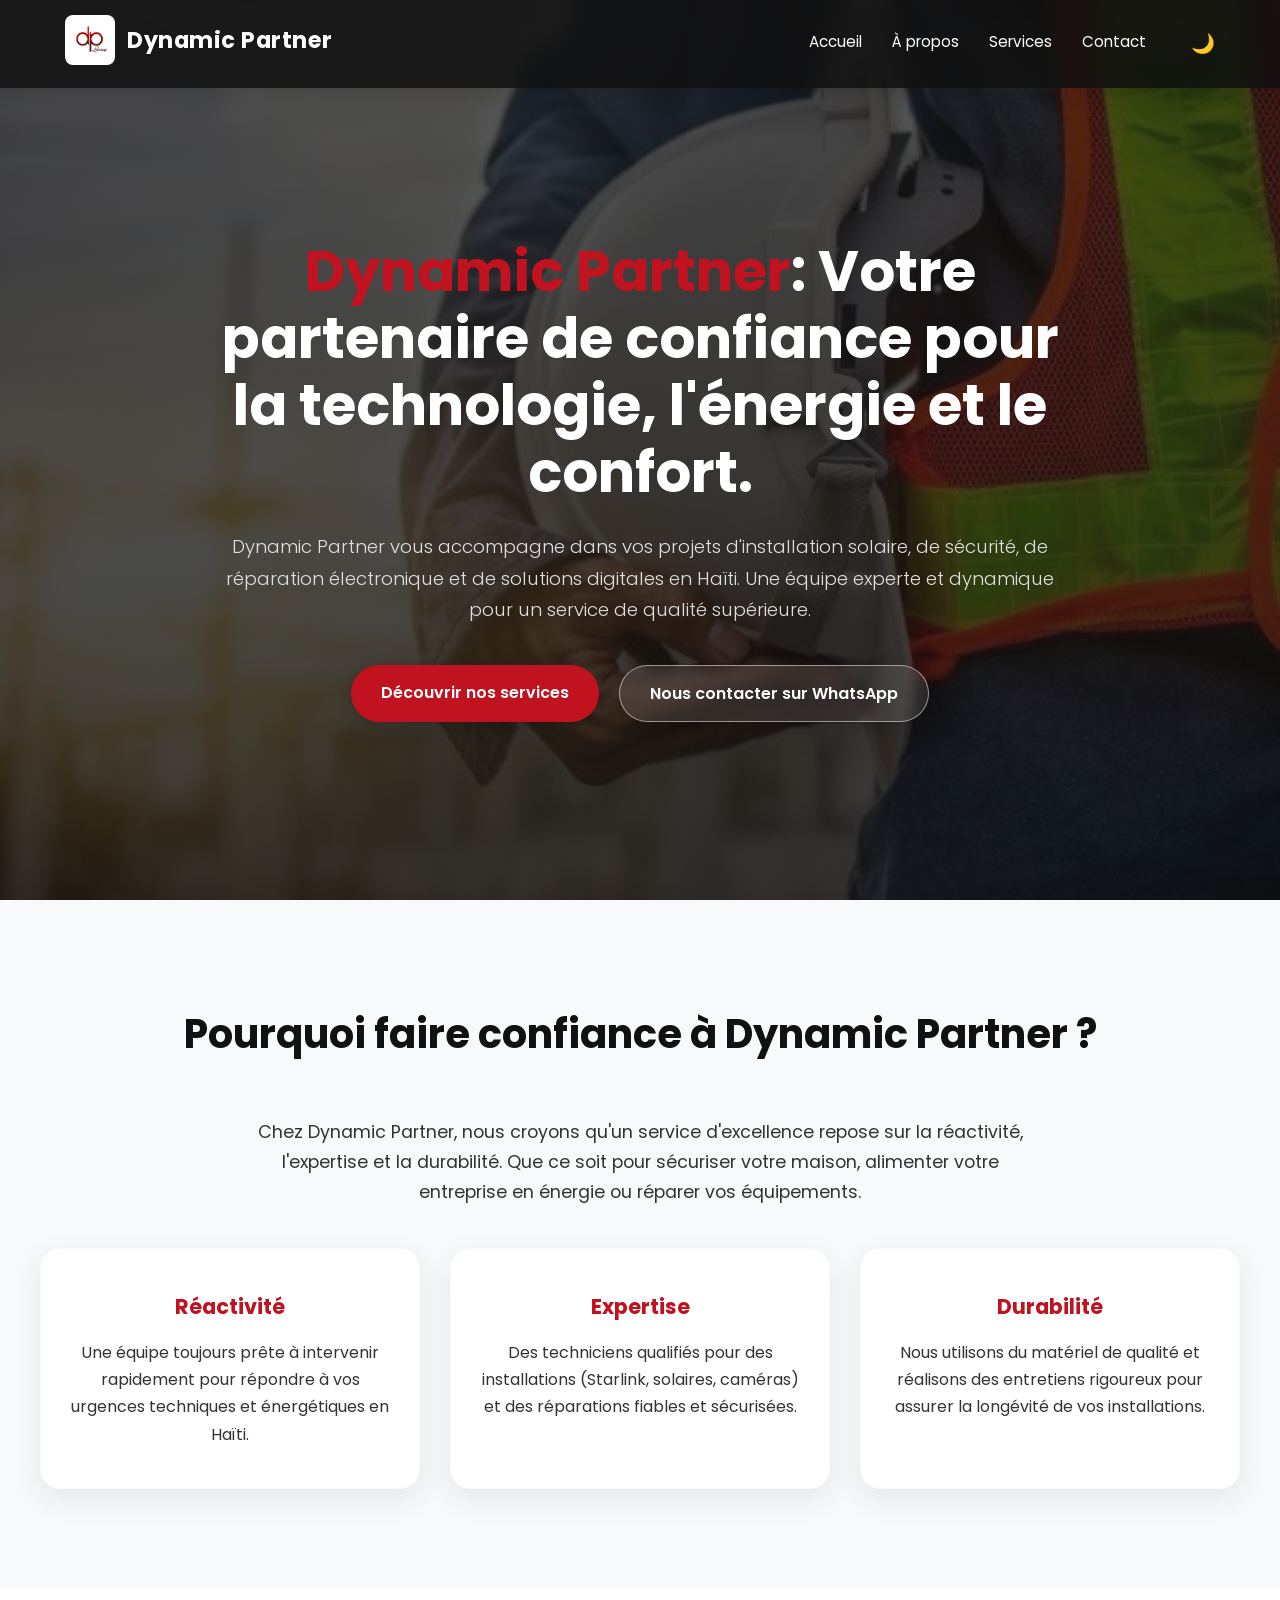
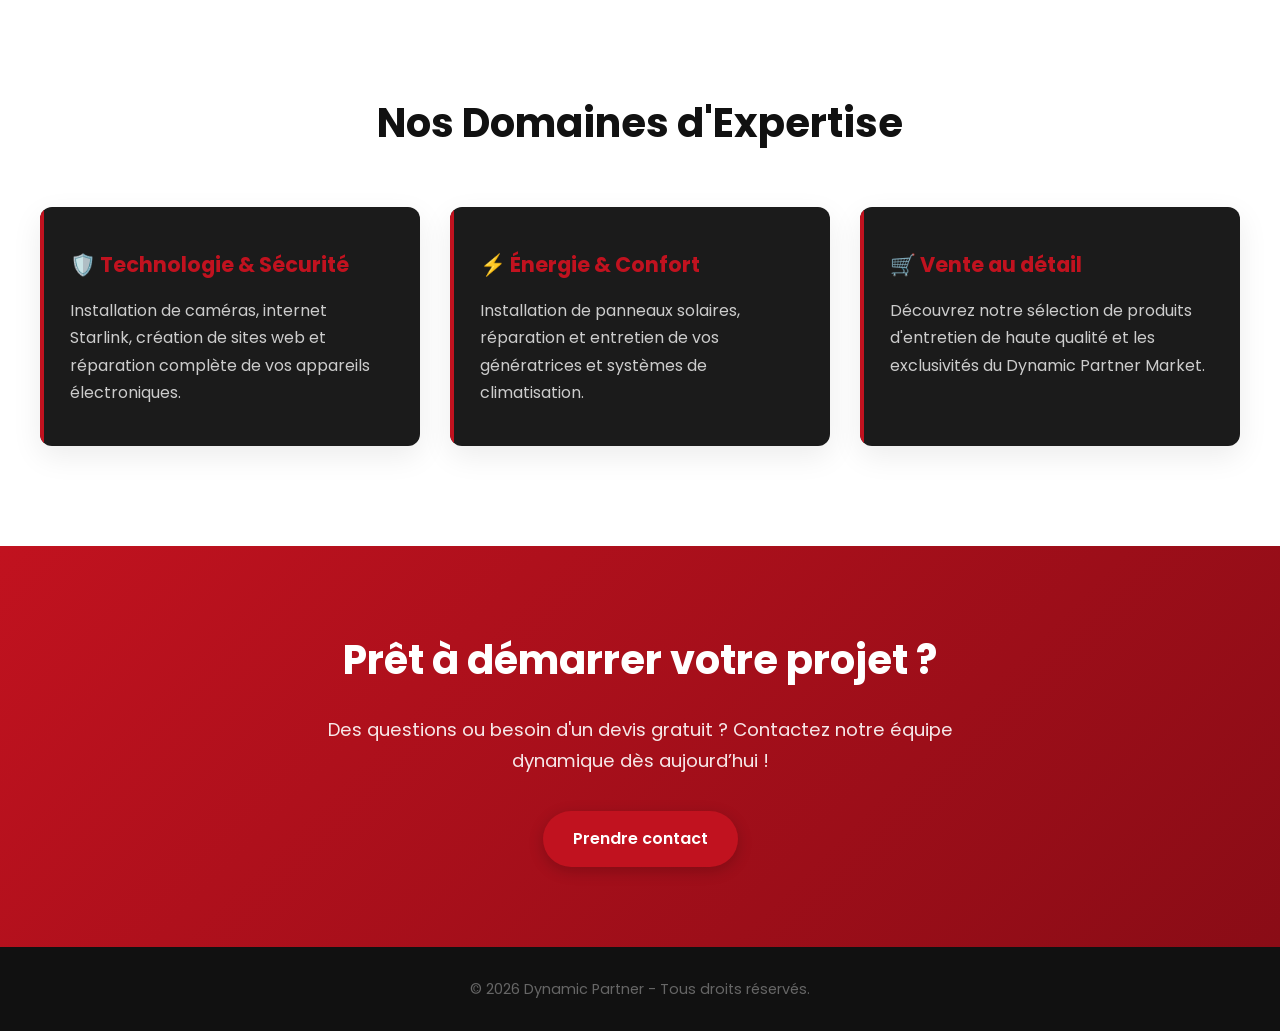
<file: Mon Projet/index.html>
<!DOCTYPE html>
<html lang="fr">
<head>
    <meta charset="UTF-8">
    <meta name="viewport" content="width=device-width, initial-scale=1.0">
    <title>Dynamic Partner | Accueil</title>
    <link rel="stylesheet" href="css/style.css?v=1.4">
    
</head>

<body>

  <header>
    <nav class="navbar">
        <div class="logo">
            <a href="index.html">
                <img src="images/dp group.png" alt="Logo Dynamic Partner">
                <span>Dynamic Partner</span>
            </a>
        </div>
        
        <div class="hamburger">
            <span></span>
            <span></span>
            <span></span>
        </div>

       <ul class="nav-links">
              <li><a href="index.html">Accueil</a></li>
             <li><a href="a-propos.html">À propos</a></li>
             <li><a href="services.html">Services</a></li>
             <li><a href="contact.html">Contact</a></li>
             <li id="dark-mode-toggle" style="cursor: pointer; font-size: 1.2rem; margin-left: 15px;" title="Activer le mode sombre">🌙</li>
       </ul>
    </nav>
</header>

    <main>
        <section class="hero">
            <div class="hero-text">
                <h1><span class="hero-brand">Dynamic Partner</span>: Votre partenaire de confiance pour la technologie, l'énergie et le confort.</h1>
                <p>
                    Dynamic Partner vous accompagne dans vos projets d'installation solaire, de sécurité, de réparation électronique et de solutions digitales en Haïti. Une équipe experte et dynamique pour un service de qualité supérieure.
                </p>
                <div class="hero-buttons">
                    <a href="services.html" class="btn btn-primary">Découvrir nos services</a>
                    <a href="https://wa.me/50947221051" class="btn btn-secondary">Nous contacter sur WhatsApp</a>
                </div>
            </div>
        </section>

        <section class="features">
            <h2>Pourquoi faire confiance à Dynamic Partner ?</h2>
            <p style="text-align: center; max-width: 800px; margin: 0 auto 40px; font-size: 1.1rem;">
                Chez Dynamic Partner, nous croyons qu'un service d'excellence repose sur la réactivité, l'expertise et la durabilité. Que ce soit pour sécuriser votre maison, alimenter votre entreprise en énergie ou réparer vos équipements.
            </p>
            <div class="feature-container">
                <div class="feature-card">
                    <h3>Réactivité</h3>
                    <p>
                        Une équipe toujours prête à intervenir rapidement pour répondre à vos urgences techniques et énergétiques en Haïti.
                    </p>
                </div>

                <div class="feature-card">
                    <h3>Expertise</h3>
                    <p>
                        Des techniciens qualifiés pour des installations (Starlink, solaires, caméras) et des réparations fiables et sécurisées.
                    </p>
                </div>

                <div class="feature-card">
                    <h3>Durabilité</h3>
                    <p>
                        Nous utilisons du matériel de qualité et réalisons des entretiens rigoureux pour assurer la longévité de vos installations.
                    </p>
                </div>
            </div>
        </section>

        <section class="preview-services">
            <h2>Nos Domaines d'Expertise</h2>
            <div class="service-preview-container">
                <div class="service-box">
                    <h3>🛡️ Technologie & Sécurité</h3>
                    <p>
                        Installation de caméras, internet Starlink, création de sites web et réparation complète de vos appareils électroniques.
                    </p>
                </div>

                <div class="service-box">
                    <h3>⚡ Énergie & Confort</h3>
                    <p>
                        Installation de panneaux solaires, réparation et entretien de vos génératrices et systèmes de climatisation.
                    </p>
                </div>

                <div class="service-box">
                    <h3>🛒 Vente au détail</h3>
                    <p>
                        Découvrez notre sélection de produits d'entretien de haute qualité et les exclusivités du Dynamic Partner Market.
                    </p>
                </div>
            </div>
        </section>

        <section class="cta">
            <h2>Prêt à démarrer votre projet ?</h2>
            <p>
                Des questions ou besoin d'un devis gratuit ? Contactez notre équipe dynamique dès aujourd’hui !
            </p>
            <a href="contact.html" class="btn btn-primary">Prendre contact</a>
        </section>
    </main>

    <footer>
        <p>&copy; 2026 Dynamic Partner - Tous droits réservés.</p>
    </footer>

    <script src="js/script.js"></script>

</body>
</html>
</file>
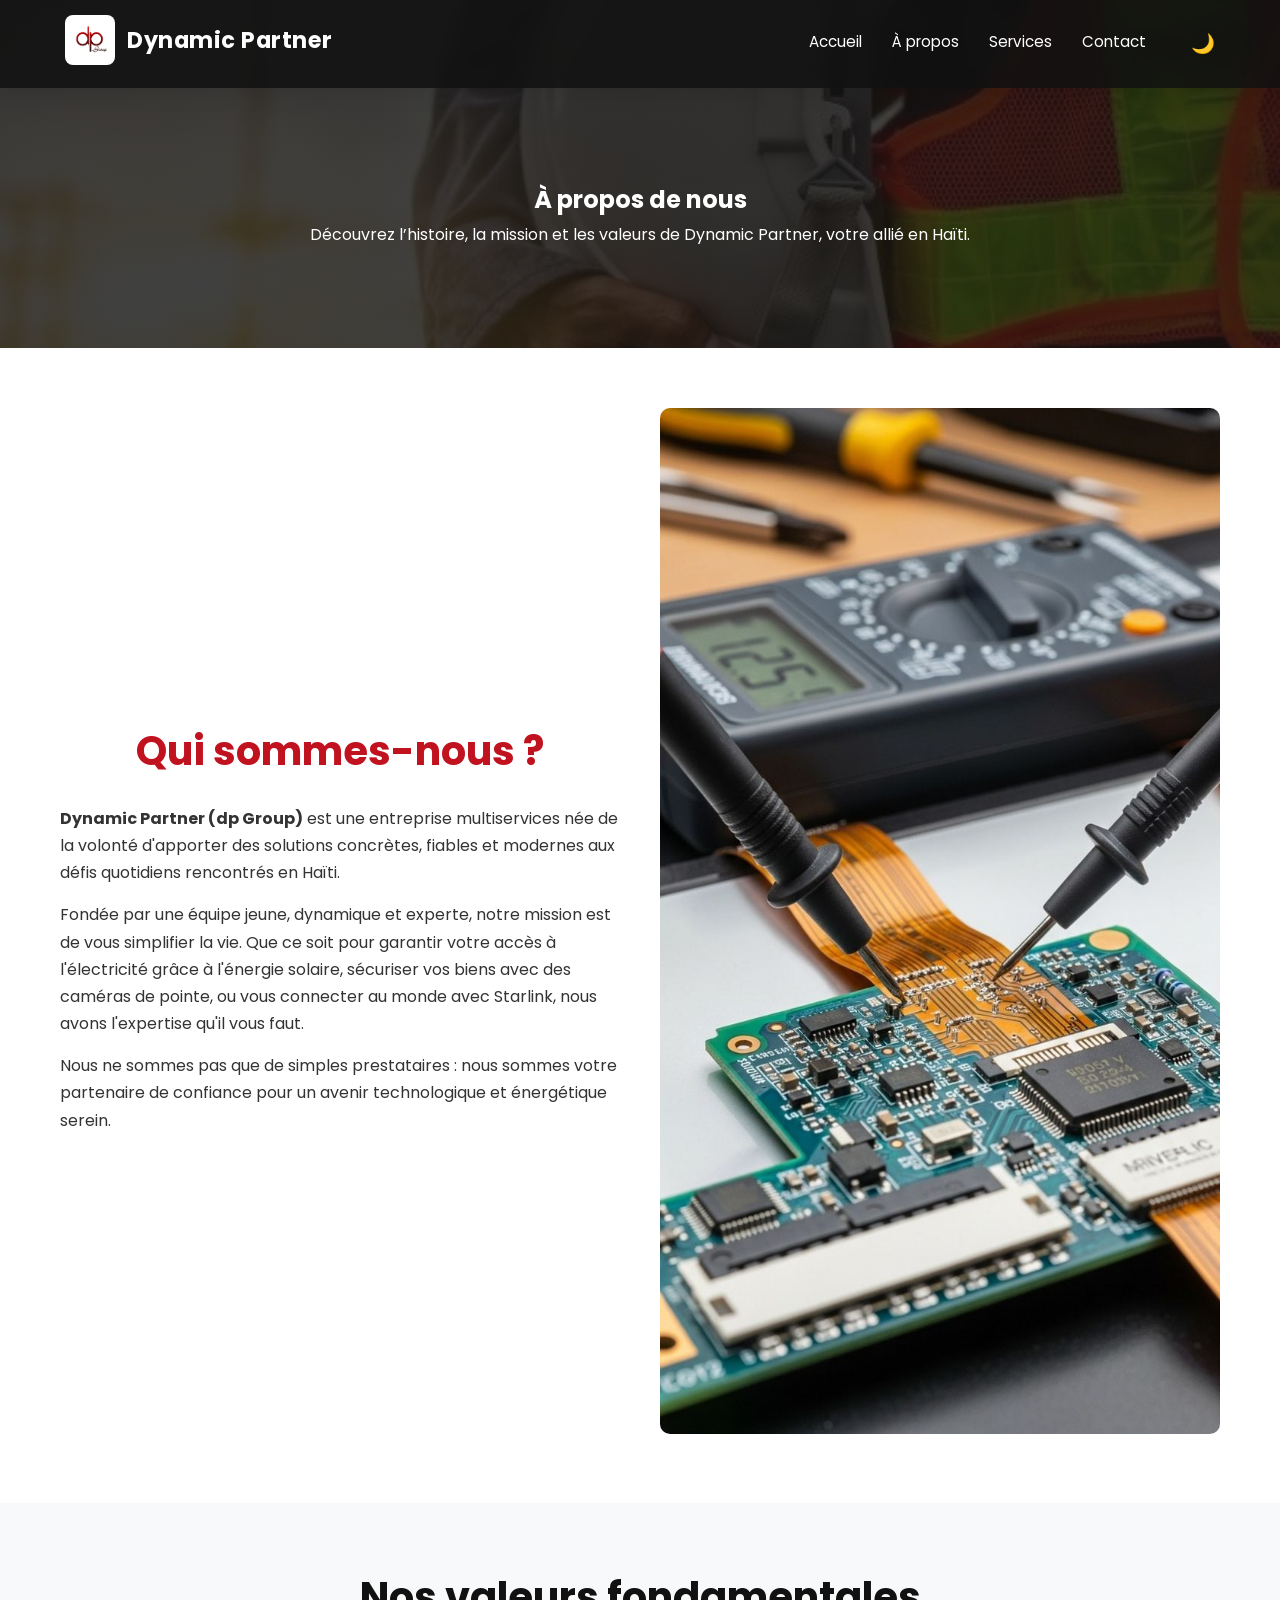
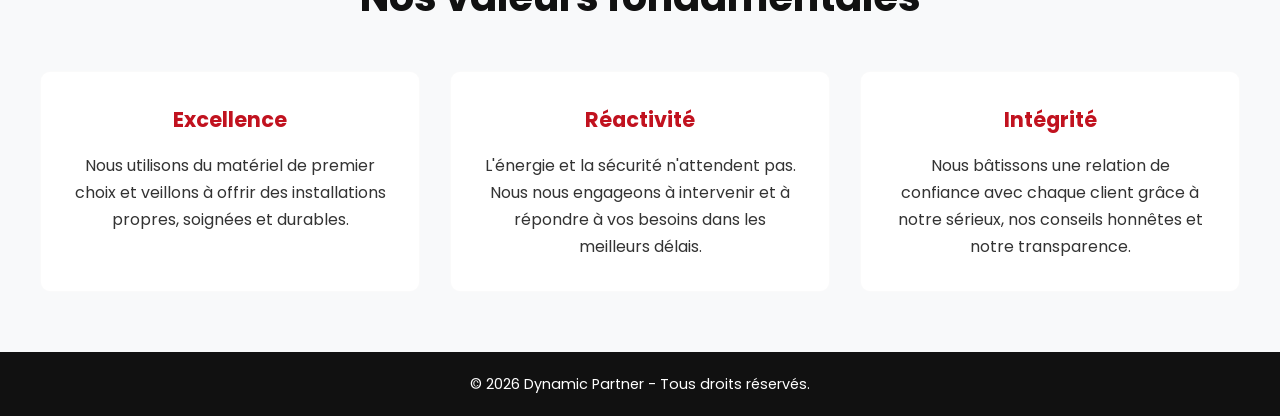
<file: Mon Projet/a-propos.html>
<!DOCTYPE html>
<html lang="fr">
<head>
    <meta charset="UTF-8">
    <meta name="viewport" content="width=device-width, initial-scale=1.0">
    <title>Dynamic Partner | À propos</title>
   <link rel="stylesheet" href="css/style.css?v=1.4">
</head>

<body>

    <header>
        <nav class="navbar">
            <div class="logo">
                <a href="index.html">
                    <img src="images/dp group.png" alt="Logo Dynamic Partner">
                    <span>Dynamic Partner</span>
                </a>
            </div>
            
        <div class="hamburger">
            <span></span>
            <span></span>
            <span></span>
        </div>

            <ul class="nav-links">
                 <li><a href="index.html">Accueil</a></li>
                 <li><a href="a-propos.html">À propos</a></li>
                 <li><a href="services.html">Services</a></li>
                 <li><a href="contact.html">Contact</a></li>
                   <li id="dark-mode-toggle" style="cursor: pointer; font-size: 1.2rem; margin-left: 15px;" title="Activer le mode sombre">🌙</li>
            </ul>
        </nav>
    </header>

    <main>
        <section class="page-banner">
            <div class="banner-content">
                <h1>À propos de nous</h1>
                <p>
                    Découvrez l’histoire, la mission et les valeurs de Dynamic Partner, votre allié en Haïti.
                </p>
            </div>
        </section>

        <section class="about-section" style="display: flex; flex-wrap: wrap; align-items: center; justify-content: space-around; padding: 60px 20px; max-width: 1200px; margin: auto; gap: 40px;">
            <div class="about-text" style="flex: 1; min-width: 300px;">
                <h2 style="color: var(--primary-red); margin-bottom: 20px;">Qui sommes-nous ?</h2>
                <p style="margin-bottom: 15px;">
                    <strong>Dynamic Partner (dp Group)</strong> est une entreprise multiservices née de la volonté d'apporter des solutions concrètes, fiables et modernes aux défis quotidiens rencontrés en Haïti. 
                </p>
                <p style="margin-bottom: 15px;">
                    Fondée par une équipe jeune, dynamique et experte, notre mission est de vous simplifier la vie. Que ce soit pour garantir votre accès à l'électricité grâce à l'énergie solaire, sécuriser vos biens avec des caméras de pointe, ou vous connecter au monde avec Starlink, nous avons l'expertise qu'il vous faut.
                </p>
                <p>
                    Nous ne sommes pas que de simples prestataires : nous sommes votre partenaire de confiance pour un avenir technologique et énergétique serein.
                </p>
            </div>

            <div class="about-image" style="flex: 1; min-width: 300px; text-align: center;">
                <img src="images/images-composants.jpeg" alt="Technicien Dynamic Partner" style="max-width: 100%; border-radius: 10px; box-shadow: var(--shadow);">
            </div>
        </section>

        <section class="values-section" style="background-color: var(--light-gray); padding: 60px 20px; text-align: center;">
            <h2 style="margin-bottom: 40px;">Nos valeurs fondamentales</h2>
            <div class="values-container" style="display: flex; flex-wrap: wrap; justify-content: center; gap: 30px; max-width: 1200px; margin: auto;">
                
                 <div class="value-card" style="padding: 30px; border-radius: 10px; box-shadow: var(--shadow); flex: 1; min-width: 250px;">
                    <h3 style="color: var(--primary-red); margin-bottom: 15px;">Excellence</h3>
                    <p>
                        Nous utilisons du matériel de premier choix et veillons à offrir des installations propres, soignées et durables.
                    </p>
                </div>

               <div class="value-card" style="padding: 30px; border-radius: 10px; box-shadow: var(--shadow); flex: 1; min-width: 250px;">
                    <h3 style="color: var(--primary-red); margin-bottom: 15px;">Réactivité</h3>
                    <p>
                        L'énergie et la sécurité n'attendent pas. Nous nous engageons à intervenir et à répondre à vos besoins dans les meilleurs délais.
                    </p>
                </div>

                <div class="value-card" style="padding: 30px; border-radius: 10px; box-shadow: var(--shadow); flex: 1; min-width: 250px;">
                    <h3 style="color: var(--primary-red); margin-bottom: 15px;">Intégrité</h3>
                    <p>
                        Nous bâtissons une relation de confiance avec chaque client grâce à notre sérieux, nos conseils honnêtes et notre transparence.
                    </p>
                </div>

            </div>
        </section>
    </main>

    <footer style="text-align: center; padding: 20px; background: var(--dark-black); color: white;">
        <p>&copy; 2026 Dynamic Partner - Tous droits réservés.</p>
    </footer>
  <script src="js/script.js"></script>

</body>
</html>
</file>
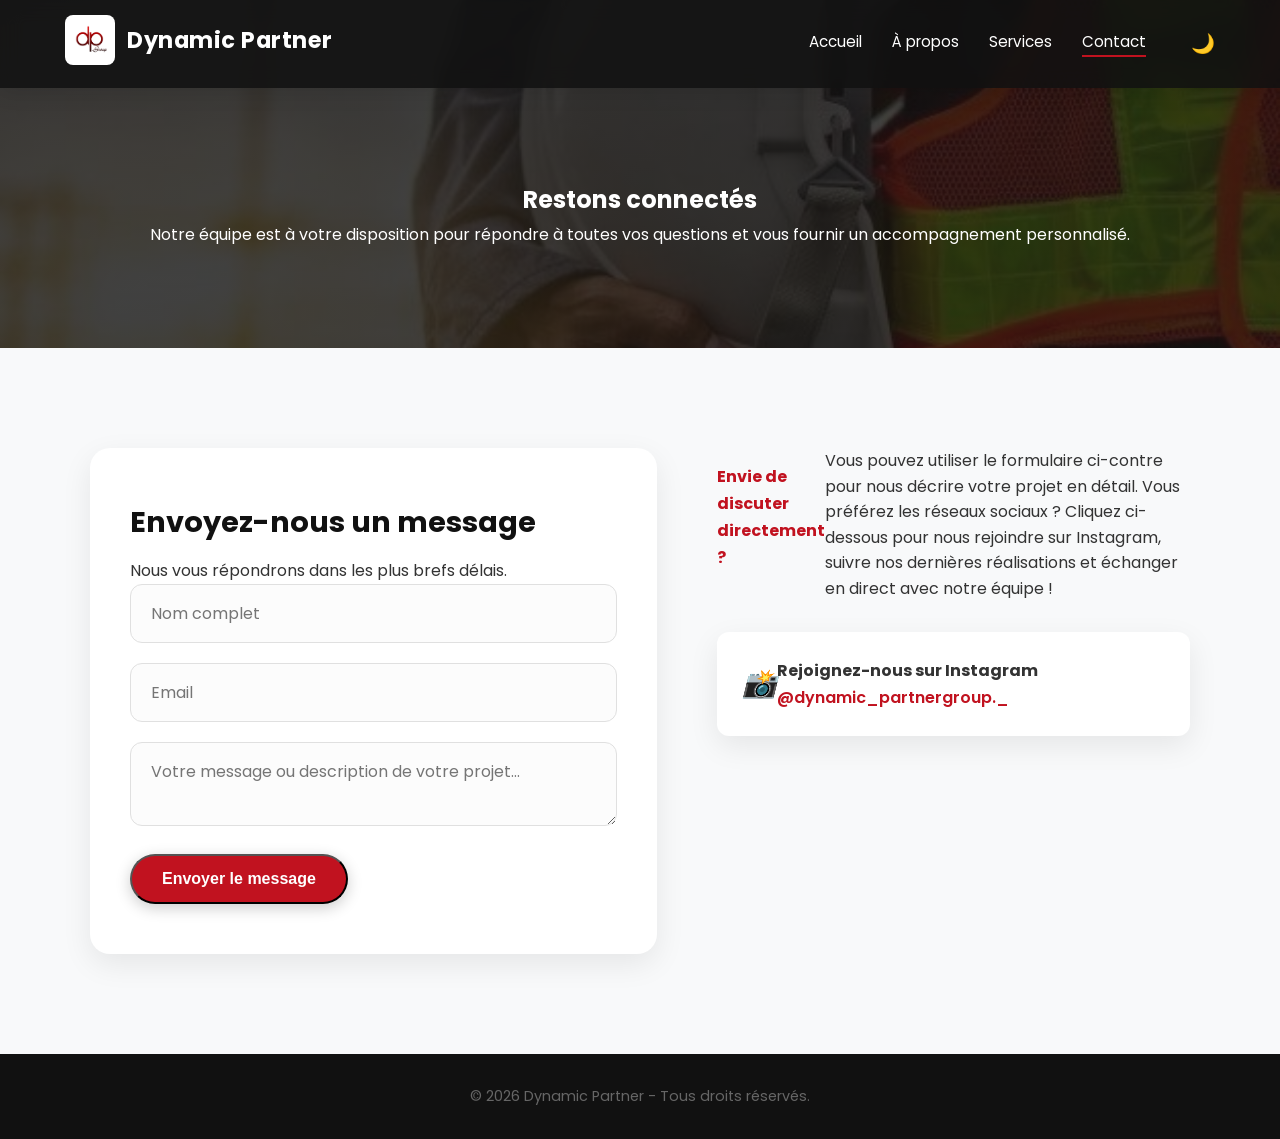
<file: Mon Projet/contact.html>
<!DOCTYPE html>
<html lang="fr">
<head>
    <meta charset="UTF-8">
    <meta name="viewport" content="width=device-width, initial-scale=1.0">
    <title>Dynamic Partner | Contact</title>
    <link rel="stylesheet" href="css/style.css?v=1.4">
</head>

<body>

<header>
    <nav class="navbar">
        <div class="logo">
            <a href="index.html">
                <img src="images/dp group.png" alt="Logo Dynamic Partner">
                <span>Dynamic Partner</span>
            </a>
        </div>
        
        <div class="hamburger">
            <span></span>
            <span></span>
            <span></span>
        </div>

        <ul class="nav-links">
              <li><a href="index.html">Accueil</a></li>
              <li><a href="a-propos.html">À propos</a></li>
              <li><a href="services.html">Services</a></li>
              <li><a href="contact.html" class="active">Contact</a></li>
              <li id="dark-mode-toggle" style="cursor: pointer; font-size: 1.2rem; margin-left: 15px;" title="Activer le mode sombre">🌙</li>
        </ul>
    </nav>
</header>

<main>
    <section class="page-banner contact-banner">
        <div class="banner-content">
            <h1>Restons connectés</h1>
            <p>Notre équipe est à votre disposition pour répondre à toutes vos questions et vous fournir un accompagnement personnalisé.</p>
        </div>
    </section>

    <section class="contact-modern-section">
        <div class="contact-modern-container">
            
            <div class="contact-modern-form">
                <h3>Envoyez-nous un message</h3>
                <p>Nous vous répondrons dans les plus brefs délais.</p>
                <form name="contact" method="POST" data-netlify="true">
                    <input type="text" name="name" placeholder="Nom complet" required>
                    <input type="email" name="email" placeholder="Email" required>
                    <textarea name="message" placeholder="Votre message ou description de votre projet..." required></textarea>
                    <button type="submit" class="btn btn-primary">Envoyer le message</button>
                </form>
            </div>

            <div class="contact-modern-info">
                
                <div class="info-card" style="border: none; box-shadow: none; padding: 0; background: transparent; margin-bottom: 30px;">
                    <h4 style="margin-bottom: 15px; color: var(--primary-red);">Envie de discuter directement ?</h4>
                    <p style="line-height: 1.6;">
                        Vous pouvez utiliser le formulaire ci-contre pour nous décrire votre projet en détail. 
                        Vous préférez les réseaux sociaux ? Cliquez ci-dessous pour nous rejoindre sur Instagram, 
                        suivre nos dernières réalisations et échanger en direct avec notre équipe !
                    </p>
                </div>

                <a href="https://www.instagram.com/dynamic_partnergroup._?igsh=c2x2YTFzYmN1czI4" target="_blank" style="text-decoration: none; color: inherit;">
                    <div class="info-card" style="cursor: pointer;">
                        <i style="font-size: 28px;">📸</i>
                        <div>
                            <h4>Rejoignez-nous sur Instagram</h4>
                            <p style="color: var(--primary-red); font-weight: 600;">@dynamic_partnergroup._</p>
                        </div>
                    </div>
                </a>

            </div>

        </div>
    </section>
</main>

<footer>
    <p>&copy; 2026 Dynamic Partner - Tous droits réservés.</p>
</footer>

<script src="js/script.js"></script>

</body>
</html>
</file>
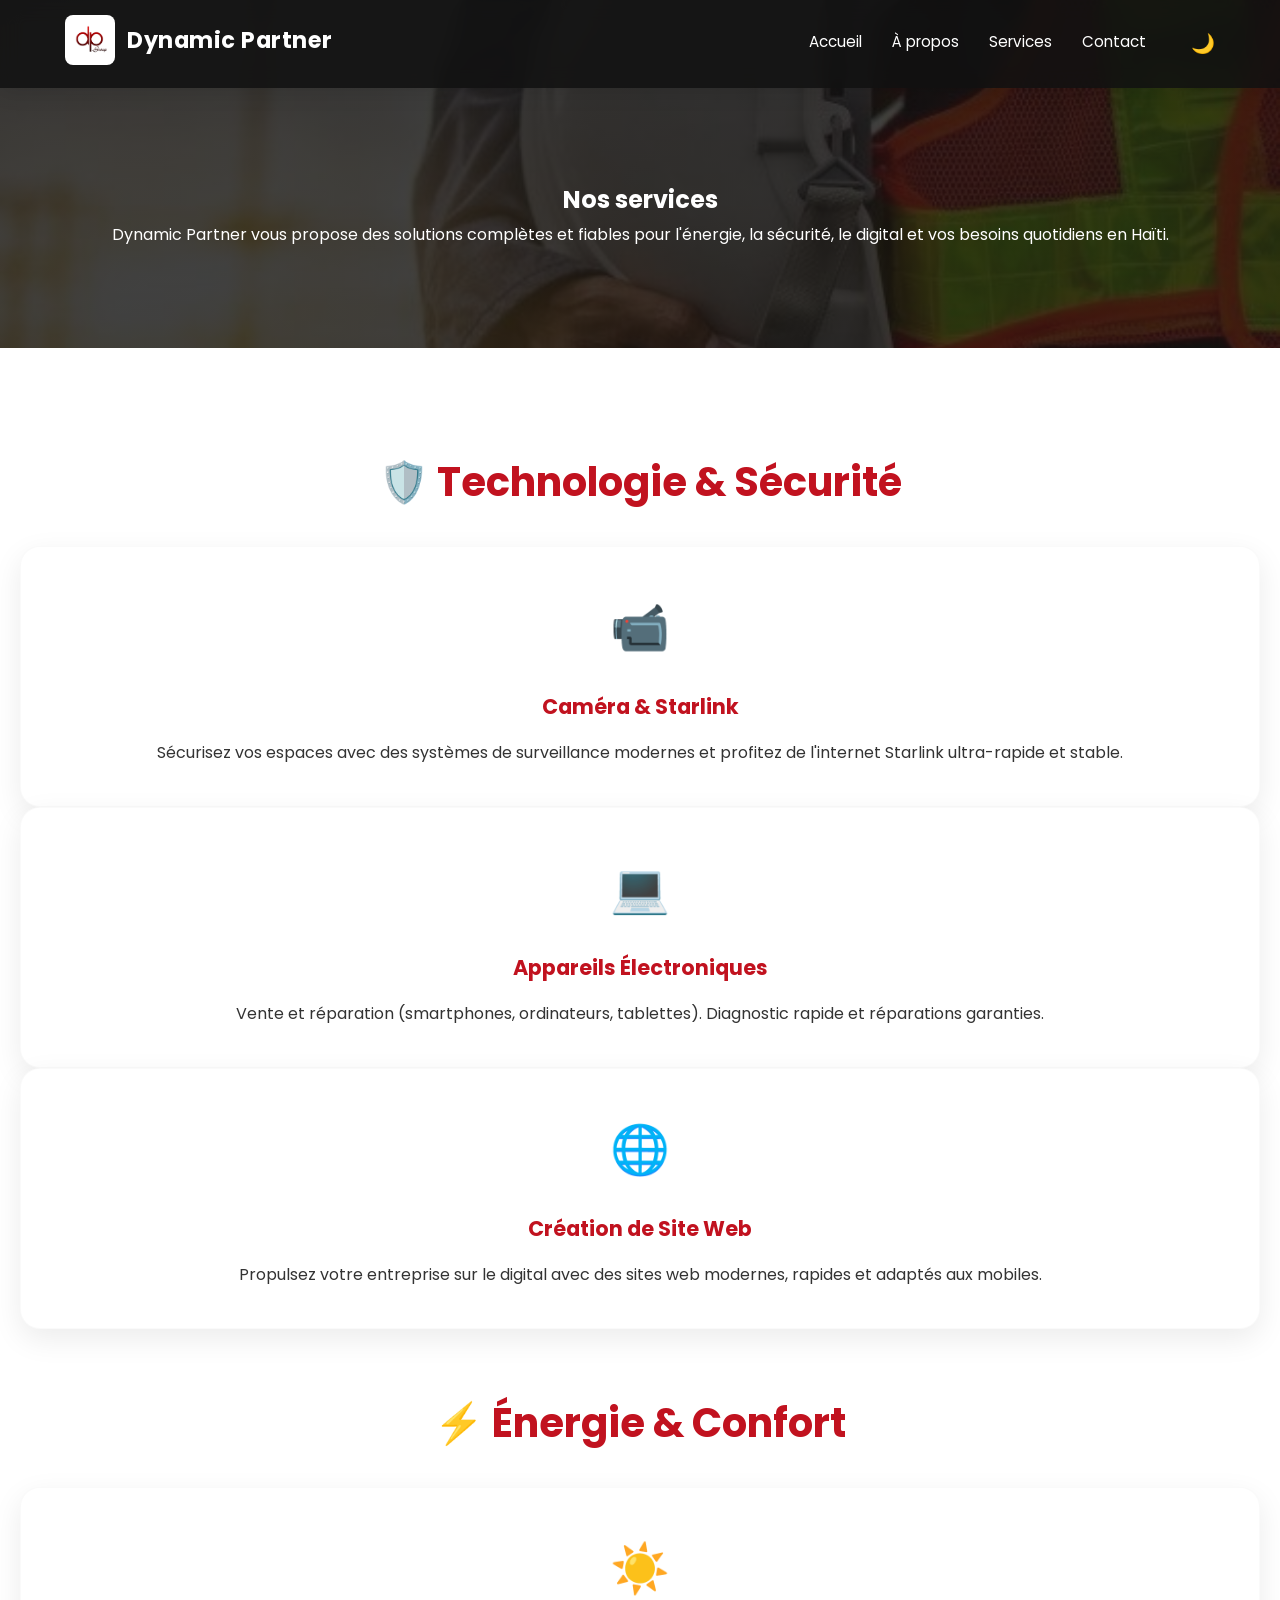
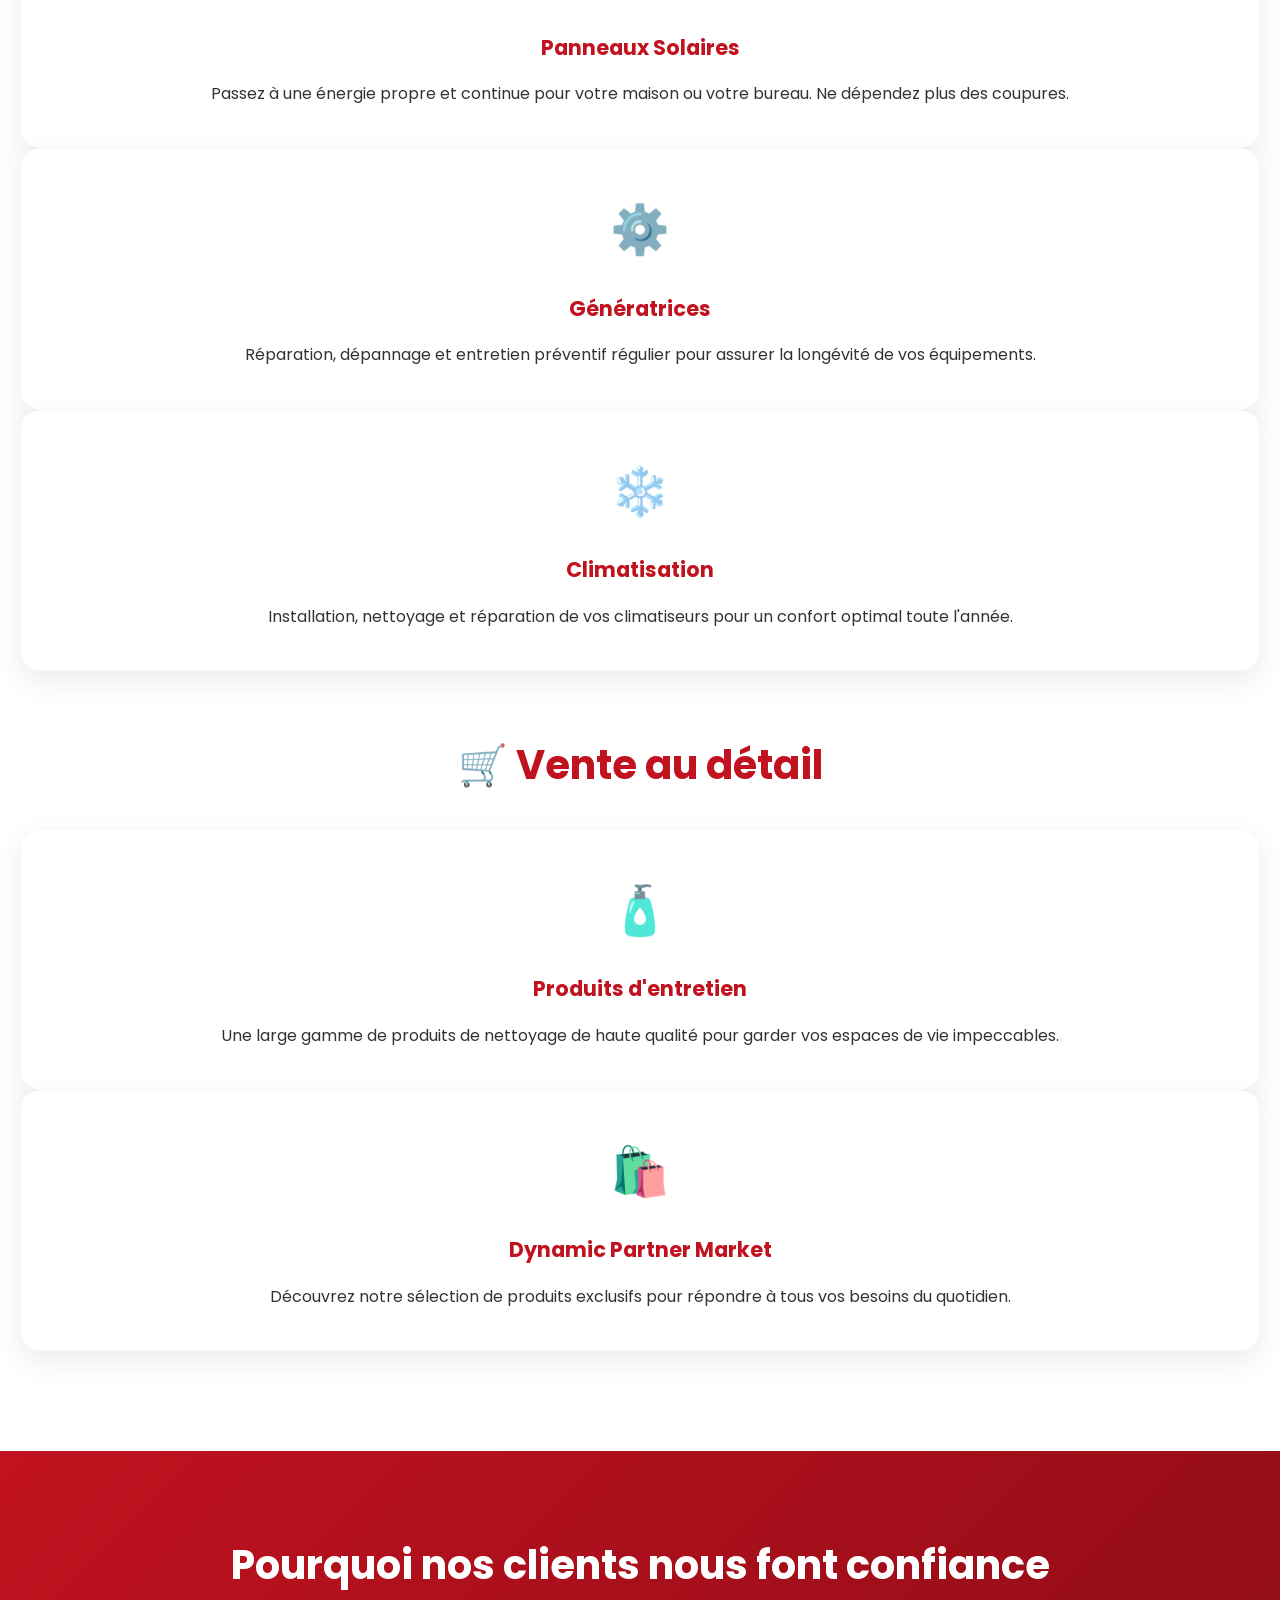
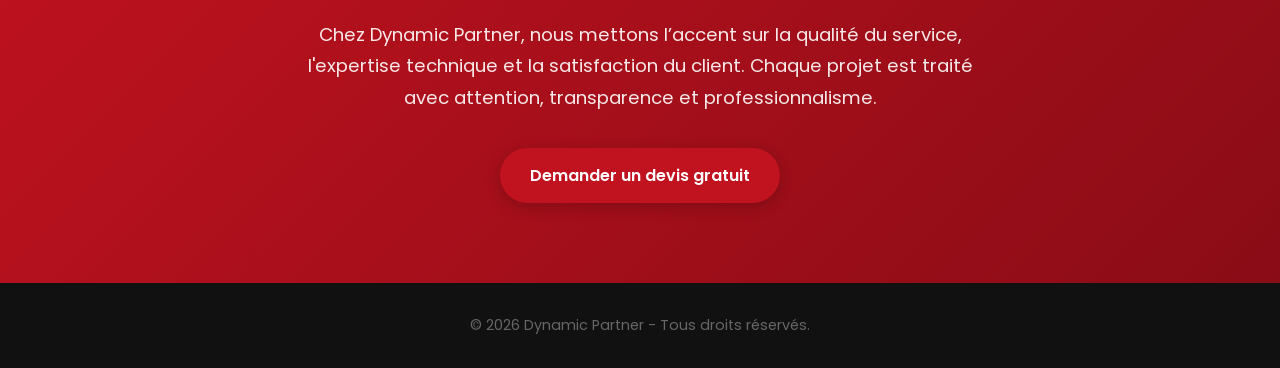
<file: Mon Projet/services.html>
<!DOCTYPE html>
<html lang="fr">
<head>
    <meta charset="UTF-8">
    <meta name="viewport" content="width=device-width, initial-scale=1.0">
    <title>Dynamic Partner | Services</title>
    <link rel="stylesheet" href="css/style.css?v=1.4">
</head>

<body>

    <header>
        <nav class="navbar">
            <div class="logo">
                <a href="index.html">
                    <img src="images/dp group.png" alt="Logo Dynamic Partner">
                    <span>Dynamic Partner</span>
                </a>
            </div>

            
        <div class="hamburger">
            <span></span>
            <span></span>
            <span></span>
        </div>
            


           <ul class="nav-links">
                 <li><a href="index.html">Accueil</a></li>
                   <li><a href="a-propos.html">À propos</a></li>
                  <li><a href="services.html">Services</a></li>
                 <li><a href="contact.html">Contact</a></li>
                 <li id="dark-mode-toggle" style="cursor: pointer; font-size: 1.2rem; margin-left: 15px;" title="Activer le mode sombre">🌙</li>
            </ul>
        </nav>
    </header>

    <main>
        <section class="page-banner services-banner">
            <div class="banner-content">
                <h1>Nos services</h1>
                <p>
                    Dynamic Partner vous propose des solutions complètes et fiables pour l'énergie, la sécurité, le digital et vos besoins quotidiens en Haïti.
                </p>
            </div>
        </section>

        <section class="services-list">
            
            <h2 style="text-align: center; margin-bottom: 30px; color: var(--primary-red);">🛡️ Technologie & Sécurité</h2>
            <div class="service-container">
                <div class="service-card">
                    <div class="service-icon">📹</div>
                    <h3>Caméra & Starlink</h3>
                    <p>Sécurisez vos espaces avec des systèmes de surveillance modernes et profitez de l'internet Starlink ultra-rapide et stable.</p>
                </div>
                <div class="service-card">
                    <div class="service-icon">💻</div>
                    <h3>Appareils Électroniques</h3>
                    <p>Vente et réparation (smartphones, ordinateurs, tablettes). Diagnostic rapide et réparations garanties.</p>
                </div>
                <div class="service-card">
                    <div class="service-icon">🌐</div>
                    <h3>Création de Site Web</h3>
                    <p>Propulsez votre entreprise sur le digital avec des sites web modernes, rapides et adaptés aux mobiles.</p>
                </div>
            </div>

            <h2 style="text-align: center; margin: 60px 0 30px; color: var(--primary-red);">⚡ Énergie & Confort</h2>
            <div class="service-container">
                <div class="service-card">
                    <div class="service-icon">☀️</div>
                    <h3>Panneaux Solaires</h3>
                    <p>Passez à une énergie propre et continue pour votre maison ou votre bureau. Ne dépendez plus des coupures.</p>
                </div>
                <div class="service-card">
                    <div class="service-icon">⚙️</div>
                    <h3>Génératrices</h3>
                    <p>Réparation, dépannage et entretien préventif régulier pour assurer la longévité de vos équipements.</p>
                </div>
                <div class="service-card">
                    <div class="service-icon">❄️</div>
                    <h3>Climatisation</h3>
                    <p>Installation, nettoyage et réparation de vos climatiseurs pour un confort optimal toute l'année.</p>
                </div>
            </div>

            <h2 style="text-align: center; margin: 60px 0 30px; color: var(--primary-red);">🛒 Vente au détail</h2>
            <div class="service-container" style="justify-content: center;">
                <div class="service-card">
                    <div class="service-icon">🧴</div>
                    <h3>Produits d'entretien</h3>
                    <p>Une large gamme de produits de nettoyage de haute qualité pour garder vos espaces de vie impeccables.</p>
                </div>
                <div class="service-card">
                    <div class="service-icon">🛍️</div>
                    <h3>Dynamic Partner Market</h3>
                    <p>Découvrez notre sélection de produits exclusifs pour répondre à tous vos besoins du quotidien.</p>
                </div>
            </div>
        </section>

        <section class="service-commitment">
            <div class="commitment-content">
                <h2>Pourquoi nos clients nous font confiance</h2>
                <p>
                    Chez Dynamic Partner, nous mettons l’accent sur la qualité du service, l'expertise technique et la satisfaction du client. Chaque projet est traité avec attention, transparence et professionnalisme.
                </p>
                <a href="contact.html" class="btn btn-primary">Demander un devis gratuit</a>
            </div>
        </section>
    </main>

    <footer>
        <p>&copy; 2026 Dynamic Partner - Tous droits réservés.</p>
    </footer>

   
<script src="js/script.js"></script>
</body>
</html>
</file>
<file: Mon Projet/css/style.css>
/* IMPORTATION D'UNE POLICE MODERNE */
@import url('https://fonts.googleapis.com/css2?family=Poppins:wght@300;400;600;700&display=swap');

/* VARIABLES GLOBALES : THÈME CLAIR MODERNE */
:root {
    --primary-red: #c1121f;
    --primary-red-hover: #990f19;
    --dark-black: #111111;
    --soft-black: #1b1b1b;
    --pure-white: #ffffff;
    --light-gray: #f8f9fa;
    --text-dark: #333333;
    --text-muted: #666666;
    --shadow-soft: 0 10px 30px rgba(0, 0, 0, 0.08);
    --shadow-hover: 0 15px 35px rgba(193, 18, 31, 0.15);
    --radius-md: 12px;
    --radius-lg: 20px;
}

/* RÉINITIALISATION */
* {
    margin: 0;
    padding: 0;
    box-sizing: border-box;
}

body {
    font-family: 'Poppins', sans-serif;
    background-color: var(--pure-white);
    color: var(--text-dark);
    line-height: 1.7;
}

/* HEADER / NAVBAR */
header {
    position: fixed;
    top: 0;
    left: 0;
    width: 100%;
    background-color: rgba(17, 17, 17, 0.85);
    backdrop-filter: blur(10px);
    -webkit-backdrop-filter: blur(10px);
    box-shadow: 0 4px 20px rgba(0, 0, 0, 0.1);
    z-index: 1000;
    transition: all 0.3s ease;
}

.navbar {
    max-width: 1200px;
    margin: 0 auto;
    padding: 15px 25px;
    display: flex;
    justify-content: space-between;
    align-items: center;
}

.logo a {
    display: inline-flex;
    align-items: center;
    gap: 12px;
    text-decoration: none;
}

.logo img {
    height: 50px;
    width: auto;
    background-color: var(--pure-white);
    padding: 5px;
    border-radius: 8px;
}

.logo span {
    color: var(--pure-white);
    font-size: 1.4rem;
    font-weight: 700;
    letter-spacing: 0.5px;
}

.nav-links {
    list-style: none;
    display: flex;
    gap: 30px;
}

.nav-links a {
    text-decoration: none;
    color: var(--pure-white);
    font-weight: 400;
    font-size: 0.95rem;
    transition: 0.3s ease;
    position: relative;
}

.nav-links a::after {
    content: '';
    position: absolute;
    width: 0;
    height: 2px;
    bottom: -5px;
    left: 0;
    background-color: var(--primary-red);
    transition: width 0.3s ease;
}

.nav-links a:hover::after,
.nav-links a.active::after {
    width: 100%;
}

/* SECTION HERO */
.hero {
    min-height: 100vh;
    background: linear-gradient(rgba(17, 17, 17, 0.7), rgba(17, 17, 17, 0.8)),
                url("../images/Images-casques.jpeg") center/cover no-repeat;
    display: flex;
    align-items: center;
    justify-content: center;
    text-align: center;
    padding: 120px 20px 60px;
}

.hero-text {
    max-width: 850px;
    color: var(--pure-white);
    animation: fadeIn 1s ease-out;
}

@keyframes fadeIn {
    from { opacity: 0; transform: translateY(20px); }
    to { opacity: 1; transform: translateY(0); }
}

.hero-text h1 {
    font-size: 3.5rem;
    font-weight: 700;
    margin-bottom: 25px;
    line-height: 1.2;
}

.hero-brand {
    color: #c1121f !important;
    font-weight: 700 !important;
    display: inline-block;
}

.hero-text p {
    font-size: 1.15rem;
    margin-bottom: 40px;
    color: #e0e0e0;
    font-weight: 300;
}

.hero-buttons {
    display: flex;
    justify-content: center;
    gap: 20px;
    flex-wrap: wrap;
}

/* BOUTONS MODERNES */
.btn {
    display: inline-block;
    padding: 14px 30px;
    border-radius: 50px;
    text-decoration: none;
    font-weight: 600;
    font-size: 1rem;
    transition: all 0.3s ease;
    box-shadow: 0 4px 15px rgba(0,0,0,0.2);
}

.btn-primary {
    background-color: var(--primary-red);
    color: var(--pure-white);
}

.btn-primary:hover {
    background-color: var(--primary-red-hover);
    transform: translateY(-3px);
    box-shadow: var(--shadow-hover);
}

.btn-secondary {
    background-color: rgba(255, 255, 255, 0.1);
    backdrop-filter: blur(5px);
    border: 1px solid rgba(255, 255, 255, 0.5);
    color: var(--pure-white);
}

.btn-secondary:hover {
    background-color: var(--pure-white);
    color: var(--dark-black);
    transform: translateY(-3px);
}

/* SECTIONS GÉNÉRALES */
section {
    padding: 100px 20px;
}

section h2 {
    text-align: center;
    font-size: 2.5rem;
    font-weight: 700;
    margin-bottom: 50px;
    color: var(--dark-black);
    position: relative;
}

/* CARTES (Features & Services) */
.features, .services-section {
    background-color: var(--light-gray);
}

.feature-container, .service-preview-container, .services-grid {
    max-width: 1200px;
    margin: 0 auto;
    display: grid;
    grid-template-columns: repeat(3, 1fr);
    gap: 30px;
}

.feature-card, .service-card, .value-card {
    background-color: var(--pure-white);
    padding: 40px 30px;
    border-radius: var(--radius-lg);
    box-shadow: var(--shadow-soft);
    text-align: center;
    transition: all 0.4s ease;
    border: 1px solid rgba(0,0,0,0.02);
}

.feature-card:hover, .service-card:hover, .value-card:hover {
    transform: translateY(-10px);
    box-shadow: var(--shadow-hover);
}

.feature-card h3, .service-card h3, .value-card h3 {
    color: var(--primary-red);
    margin-bottom: 15px;
    font-size: 1.3rem;
}

.service-icon {
    font-size: 3rem;
    margin-bottom: 20px;
    display: inline-block;
}

/* APERÇU SERVICES HOME */
.service-box {
    background-color: var(--soft-black);
    color: var(--pure-white);
    padding: 40px 30px;
    border-radius: var(--radius-md);
    box-shadow: var(--shadow-soft);
    transition: all 0.3s ease;
    position: relative;
    overflow: hidden;
}

.service-box::before {
    content: '';
    position: absolute;
    top: 0;
    left: 0;
    width: 4px;
    height: 100%;
    background-color: var(--primary-red);
}

.service-box:hover {
    transform: translateY(-5px);
}

.service-box h3 {
    margin-bottom: 15px;
    color: var(--primary-red);
    font-size: 1.3rem;
}

.service-box p {
    color: #cccccc;
}

/* SECTION CTA */
.cta, .service-commitment {
    background: linear-gradient(135deg, var(--primary-red) 0%, #8a0c16 100%);
    color: var(--pure-white);
    text-align: center;
    padding: 80px 20px;
}

.cta h2, .service-commitment h2 {
    color: var(--pure-white);
    margin-bottom: 20px;
}

.cta p, .service-commitment p {
    max-width: 700px;
    margin: 0 auto 35px;
    font-size: 1.15rem;
    opacity: 0.9;
}

/* CONTACT MODERNE */
.contact-modern-section {
    background-color: var(--light-gray);
}

.contact-modern-container {
    display: grid;
    grid-template-columns: 1.2fr 1fr;
    gap: 60px;
    max-width: 1100px;
    margin: 0 auto;
    align-items: start;
}

.contact-modern-form {
    background: var(--pure-white);
    padding: 50px 40px;
    border-radius: var(--radius-lg);
    box-shadow: var(--shadow-soft);
}

.contact-modern-form h3 {
    color: var(--dark-black);
    font-size: 1.8rem;
    margin-bottom: 10px;
}

.contact-modern-form input,
.contact-modern-form textarea {
    width: 100%;
    padding: 16px 20px;
    border-radius: var(--radius-md);
    border: 1px solid #e0e0e0;
    margin-bottom: 20px;
    font-size: 1rem;
    font-family: 'Poppins', sans-serif;
    background-color: #fcfcfc;
    transition: all 0.3s ease;
}

.contact-modern-form input:focus,
.contact-modern-form textarea:focus {
    border-color: var(--primary-red);
    box-shadow: 0 0 0 4px rgba(193, 18, 31, 0.1);
    outline: none;
    background-color: var(--pure-white);
}

.info-card {
    display: flex;
    align-items: center;
    background: var(--pure-white);
    padding: 25px;
    border-radius: var(--radius-md);
    box-shadow: var(--shadow-soft);
    margin-bottom: 20px;
    transition: all 0.3s ease;
}

.info-card:hover {
    transform: translateX(10px);
}

/* FOOTER */
footer {
    background-color: var(--dark-black);
    color: var(--text-muted);
    text-align: center;
    padding: 30px;
    font-size: 0.9rem;
}

/* BANNIÈRES PAGES INTERNES */
.page-banner {
    background: linear-gradient(rgba(17, 17, 17, 0.8), rgba(17, 17, 17, 0.8)),
                url("../images/Images-casques.jpeg") center/cover no-repeat;
    padding: 180px 20px 100px;
    text-align: center;
    color: var(--pure-white);
}

/* ==========================================================================
   TITRES SUR UNE LIGNE (Bureau uniquement)
   ========================================================================== */
.titre-une-ligne {
    white-space: nowrap; /* Empêche le texte d'aller à la ligne */
}


/* ==========================================================================
   MENU HAMBURGER (BASE)
   ========================================================================== */
.hamburger {
    display: none;
    cursor: pointer;
    flex-direction: column;
    gap: 6px;
    z-index: 1001;
}

.hamburger span {
    width: 30px;
    height: 3px;
    background-color: var(--pure-white); 
    border-radius: 5px;
    transition: all 0.3s ease;
}

/* ==========================================================================
   RESPONSIVE (MOBILE) - TOUT LE CODE MOBILE ICI
   ========================================================================== */
@media screen and (max-width: 768px) {
    /* 1. Affichage du hamburger */
    .hamburger {
        display: flex !important;
        justify-content: space-between;
        height: 21px;
    }

    /* 2. Menu de navigation caché sur le côté */
    .nav-links {
        display: flex !important;
        position: fixed;
        right: 0;
        top: 0;
        height: 100vh;
        width: 70%;
        background-color: #111111 !important;
        flex-direction: column;
        align-items: center;
        justify-content: center;
        gap: 30px;
        z-index: 1000;
        transform: translateX(100%);
        transition: transform 0.3s ease;
    }

    .nav-links.active {
        transform: translateX(0);
    }

    /* 3. Animation de la croix du hamburger */
    .hamburger.toggle span:nth-child(1) {
        transform: rotate(-45deg) translate(-5px, 6px);
    }
    .hamburger.toggle span:nth-child(2) {
        opacity: 0;
    }
    .hamburger.toggle span:nth-child(3) {
        transform: rotate(45deg) translate(-5px, -6px);
    }

    /* 4. Fix des boîtes SANS écraser les titres */
    .feature-container, 
    .service-preview-container, 
    .services-grid,
    .contact-modern-container,
    .values-container {
        display: flex !important;
        flex-direction: column !important;
        align-items: center !important;
        gap: 30px !important;
        width: 100% !important;
    }

    /* 4 bis. On redonne un grand bol d'air aux sections et aux titres ! */
    main section {
        display: block !important; /* On remet l'affichage normal pour libérer le titre */
        padding-top: 70px !important;
        padding-bottom: 60px !important;
    }

    .page-banner {
        padding-top: 150px !important; /* On dégage bien l'espace sous la barre de navigation */
        padding-bottom: 60px !important;
    }

    section h2 {
        margin-bottom: 40px !important;
        line-height: 1.4 !important;
        padding-top: 10px !important;
    }


    /* 5. Fix de la largeur des cartes sur mobile */
    .service-card, 
    .value-card, 
    .about-text, 
    .about-image,
    [class*="card"] {
        width: 100% !important;
        max-width: 100% !important;
        min-width: 100% !important;
        flex: none !important;
        box-sizing: border-box !important;
    }

    /* 6. Fix de la taille du texte de l'accueil */
    .hero-text h1 {
        font-size: 1.8rem !important;
        line-height: 1.3 !important;
    }

    /* 7. On désactive les titres sur une ligne sur mobile pour ne pas casser l'écran */
    .titre-une-ligne {
        white-space: normal !important; 
    }

   /* AJOUTE CECI ICI, BIEN À L'INTÉRIEUR DES ACCOLADES */
    .page-banner h1 {
        font-size: 2rem !important;
        line-height: 1.3 !important;
        margin-bottom: 15px !important;
        padding: 0 10px !important;
        word-wrap: break-word !important; 
    }

    .contact-modern-form h3 {
        font-size: 1.5rem !important;
        text-align: center !important;
    }
}


/* ==========================================================================
   MODE SOMBRE (DARK MODE) - VERSION FINALE FORCÉE ET PROTÉGÉE
   ========================================================================== */

/* 1. Le fond global du site */
body.dark-mode {
    background-color: #121212 !important;
    color: #e0e0e0 !important;
}

/* 2. On force les fonds de sections à devenir transparents pour laisser voir le noir */
body.dark-mode main,
body.dark-mode section {
    background-color: transparent !important;
}

/* 3. On cible explicitement tes boîtes blanches pour les rendre grises foncées */
body.dark-mode .value-card, 
body.dark-mode .service-card, 
body.dark-mode .service-box,
body.dark-mode .feature-card, /* <--- C'EST LUI QUI RÈGLE LE BLANC SUR BLANC ! */
body.dark-mode .contact-modern-form,
body.dark-mode .info-card,
body.dark-mode [style*="background: white"] {
    background-color: #1e1e1e !important;
    color: #e0e0e0 !important;
    box-shadow: 0 4px 10px rgba(0, 0, 0, 0.5) !important;
    border: 1px solid #333 !important;
}


/* 4. Les textes et titres normaux passent en blanc */
body.dark-mode h1, 
body.dark-mode h2, 
body.dark-mode h3, 
body.dark-mode h4,
body.dark-mode p,
body.dark-mode span {
    color: #ffffff !important;
}

/* 5. LE BOUCLIER ULTIME : On protège les titres qui doivent rester rouges ! */
body.dark-mode .hero-brand,
body.dark-mode [style*="--primary-red"],
body.dark-mode .feature-card h3,
body.dark-mode .service-card h3,
body.dark-mode .value-card h3,
body.dark-mode .service-box h3 {
    color: var(--primary-red) !important;
}
</file>
